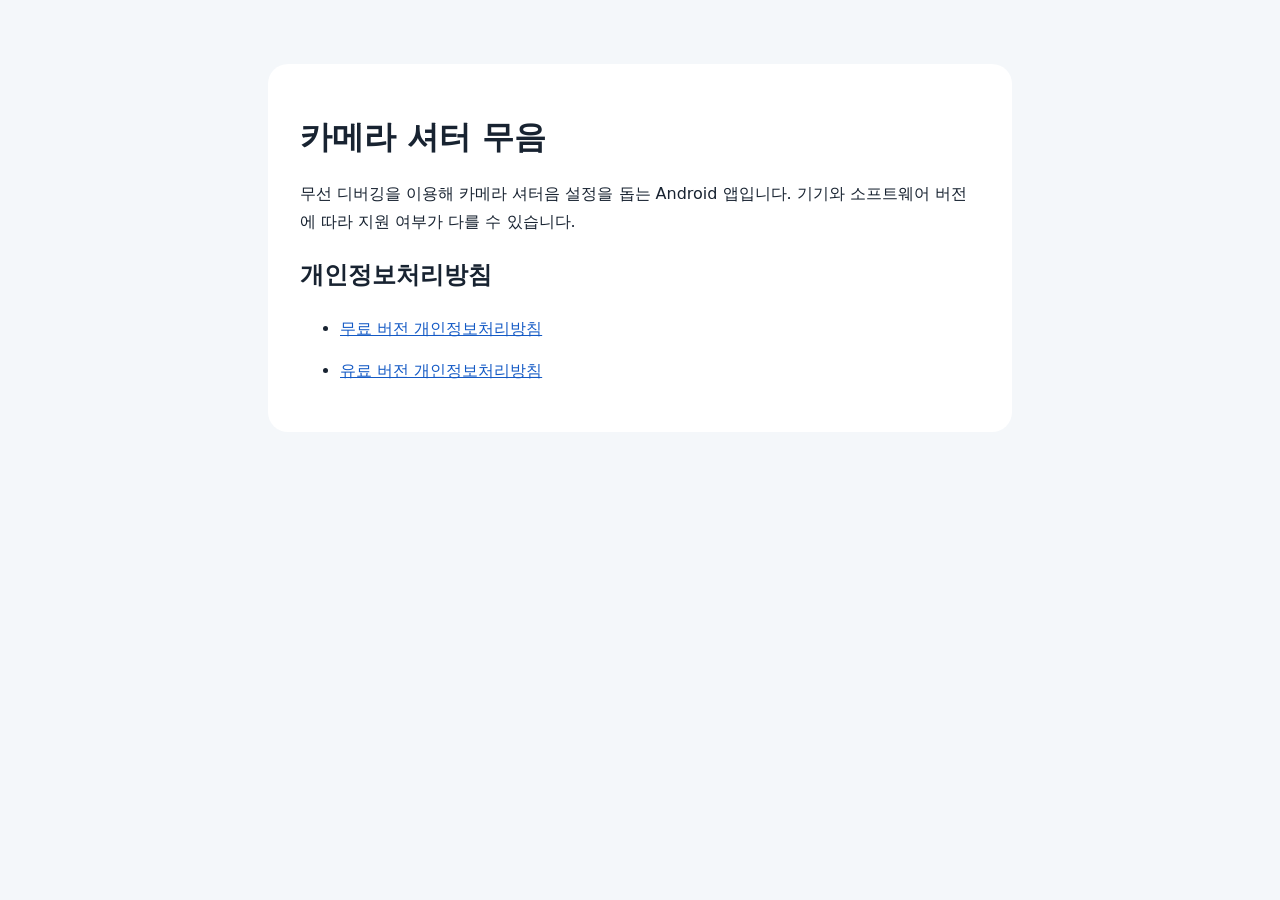
<file: docs/index.html>
<!doctype html>
<html lang="ko">
<head>
<meta charset="utf-8">
<meta name="viewport" content="width=device-width, initial-scale=1">
<title>카메라 셔터 무음 · 앱 안내</title>
<style>
body{margin:0;background:#f4f7fa;color:#182331;font-family:system-ui,sans-serif;line-height:1.7}main{max-width:680px;margin:64px auto;padding:32px;background:white;border-radius:20px}h1{line-height:1.3}a{color:#145ac5}li{margin:14px 0}@media(max-width:720px){main{margin:24px 16px;padding:24px}h1{font-size:26px}}
</style>
</head>
<body><main>
<h1>카메라 셔터 무음</h1>
<p>무선 디버깅을 이용해 카메라 셔터음 설정을 돕는 Android 앱입니다. 기기와 소프트웨어 버전에 따라 지원 여부가 다를 수 있습니다.</p>
<h2>개인정보처리방침</h2>
<ul><li><a href="legal/privacy-free.html">무료 버전 개인정보처리방침</a></li>
<li><a href="legal/privacy.html">유료 버전 개인정보처리방침</a></li></ul>
</main></body></html>
</file>
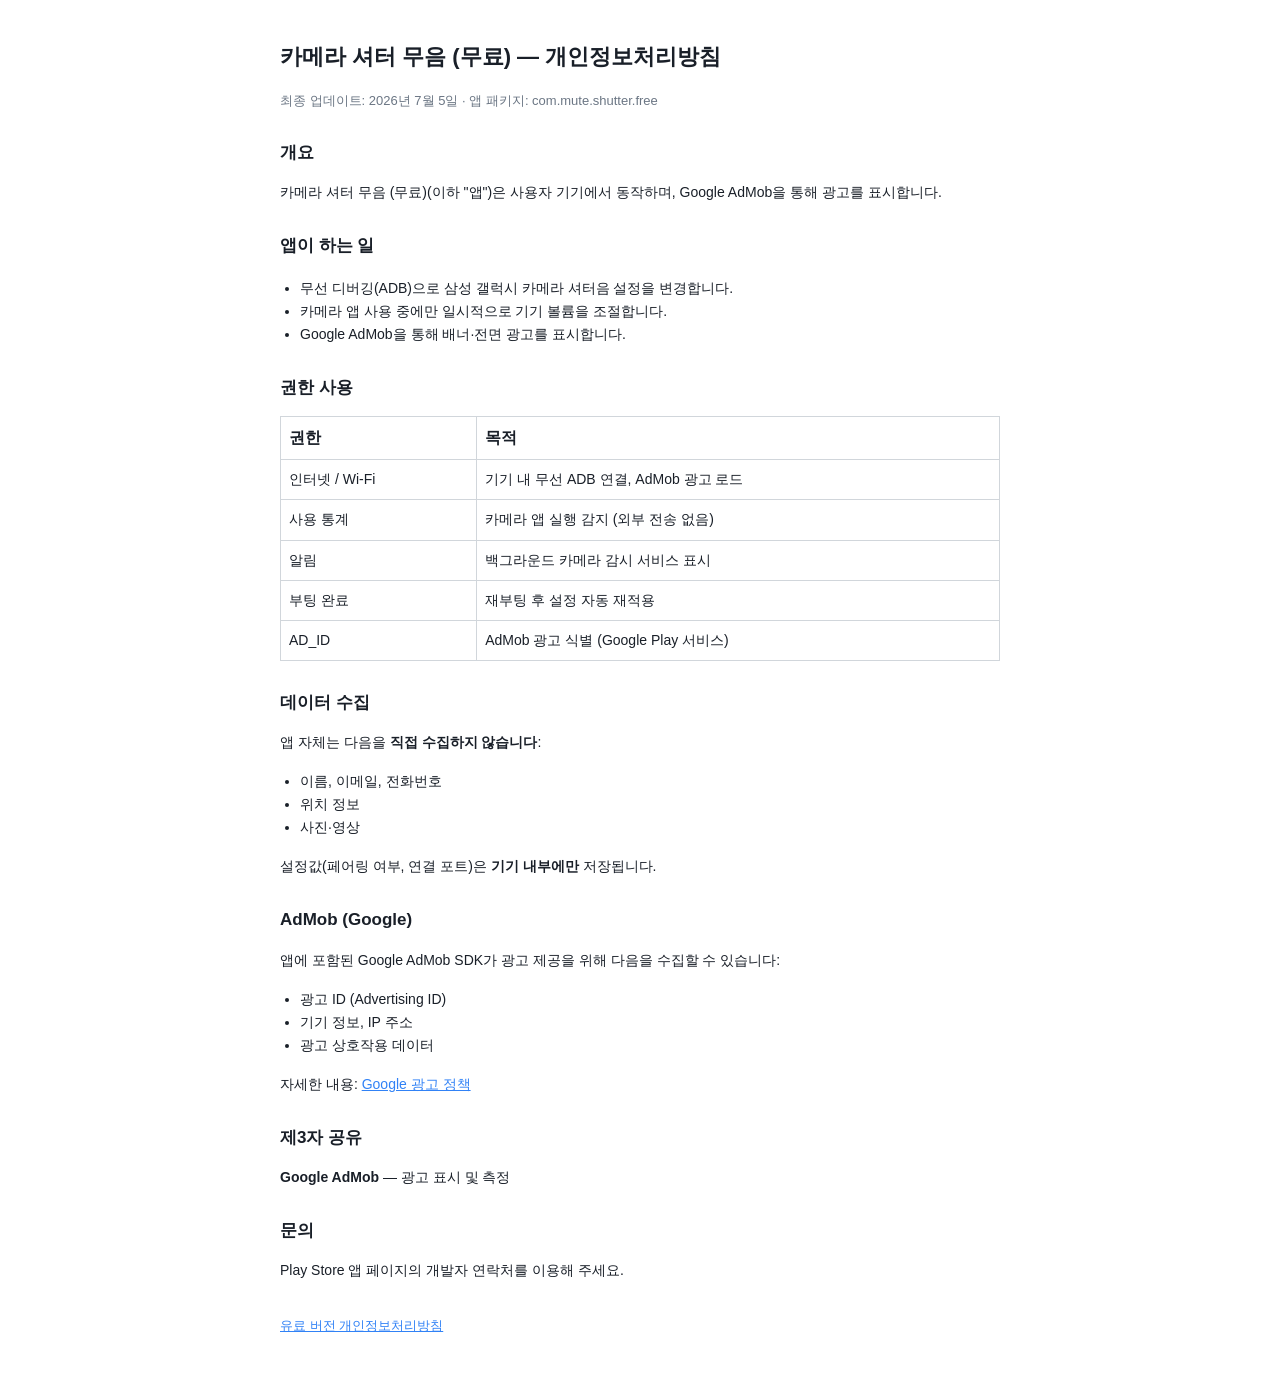
<file: docs/legal/privacy-free.html>
<!DOCTYPE html>
<html lang="ko">
<head>
  <meta charset="UTF-8" />
  <meta name="viewport" content="width=device-width, initial-scale=1" />
  <title>카메라 셔터 무음 (무료) — 개인정보처리방침</title>
  <style>
    body { font-family: "Apple SD Gothic Neo", "Malgun Gothic", sans-serif; line-height: 1.65; color: #191f28; max-width: 720px; margin: 0 auto; padding: 24px 20px 48px; }
    h1 { font-size: 22px; }
    h2 { font-size: 17px; margin-top: 28px; }
    p, li, td { font-size: 14px; }
    table { width: 100%; border-collapse: collapse; margin: 12px 0; }
    th, td { border: 1px solid #d1d6db; padding: 8px; text-align: left; }
    .meta { color: #6b7684; font-size: 13px; }
    ul { padding-left: 20px; }
    a { color: #3182f6; }
  </style>
</head>
<body>
  <h1>카메라 셔터 무음 (무료) — 개인정보처리방침</h1>
  <p class="meta">최종 업데이트: 2026년 7월 5일 · 앱 패키지: com.mute.shutter.free</p>

  <h2>개요</h2>
  <p>카메라 셔터 무음 (무료)(이하 &quot;앱&quot;)은 사용자 기기에서 동작하며, Google AdMob을 통해 광고를 표시합니다.</p>

  <h2>앱이 하는 일</h2>
  <ul>
    <li>무선 디버깅(ADB)으로 삼성 갤럭시 카메라 셔터음 설정을 변경합니다.</li>
    <li>카메라 앱 사용 중에만 일시적으로 기기 볼륨을 조절합니다.</li>
    <li>Google AdMob을 통해 배너·전면 광고를 표시합니다.</li>
  </ul>

  <h2>권한 사용</h2>
  <table>
    <tr><th>권한</th><th>목적</th></tr>
    <tr><td>인터넷 / Wi‑Fi</td><td>기기 내 무선 ADB 연결, AdMob 광고 로드</td></tr>
    <tr><td>사용 통계</td><td>카메라 앱 실행 감지 (외부 전송 없음)</td></tr>
    <tr><td>알림</td><td>백그라운드 카메라 감시 서비스 표시</td></tr>
    <tr><td>부팅 완료</td><td>재부팅 후 설정 자동 재적용</td></tr>
    <tr><td>AD_ID</td><td>AdMob 광고 식별 (Google Play 서비스)</td></tr>
  </table>

  <h2>데이터 수집</h2>
  <p>앱 자체는 다음을 <strong>직접 수집하지 않습니다</strong>:</p>
  <ul>
    <li>이름, 이메일, 전화번호</li>
    <li>위치 정보</li>
    <li>사진·영상</li>
  </ul>
  <p>설정값(페어링 여부, 연결 포트)은 <strong>기기 내부에만</strong> 저장됩니다.</p>

  <h2>AdMob (Google)</h2>
  <p>앱에 포함된 Google AdMob SDK가 광고 제공을 위해 다음을 수집할 수 있습니다:</p>
  <ul>
    <li>광고 ID (Advertising ID)</li>
    <li>기기 정보, IP 주소</li>
    <li>광고 상호작용 데이터</li>
  </ul>
  <p>자세한 내용: <a href="https://policies.google.com/technologies/ads" rel="noopener">Google 광고 정책</a></p>

  <h2>제3자 공유</h2>
  <p><strong>Google AdMob</strong> — 광고 표시 및 측정</p>

  <h2>문의</h2>
  <p>Play Store 앱 페이지의 개발자 연락처를 이용해 주세요.</p>

  <p class="meta" style="margin-top:32px"><a href="privacy.html">유료 버전 개인정보처리방침</a></p>
</body>
</html>
</file>
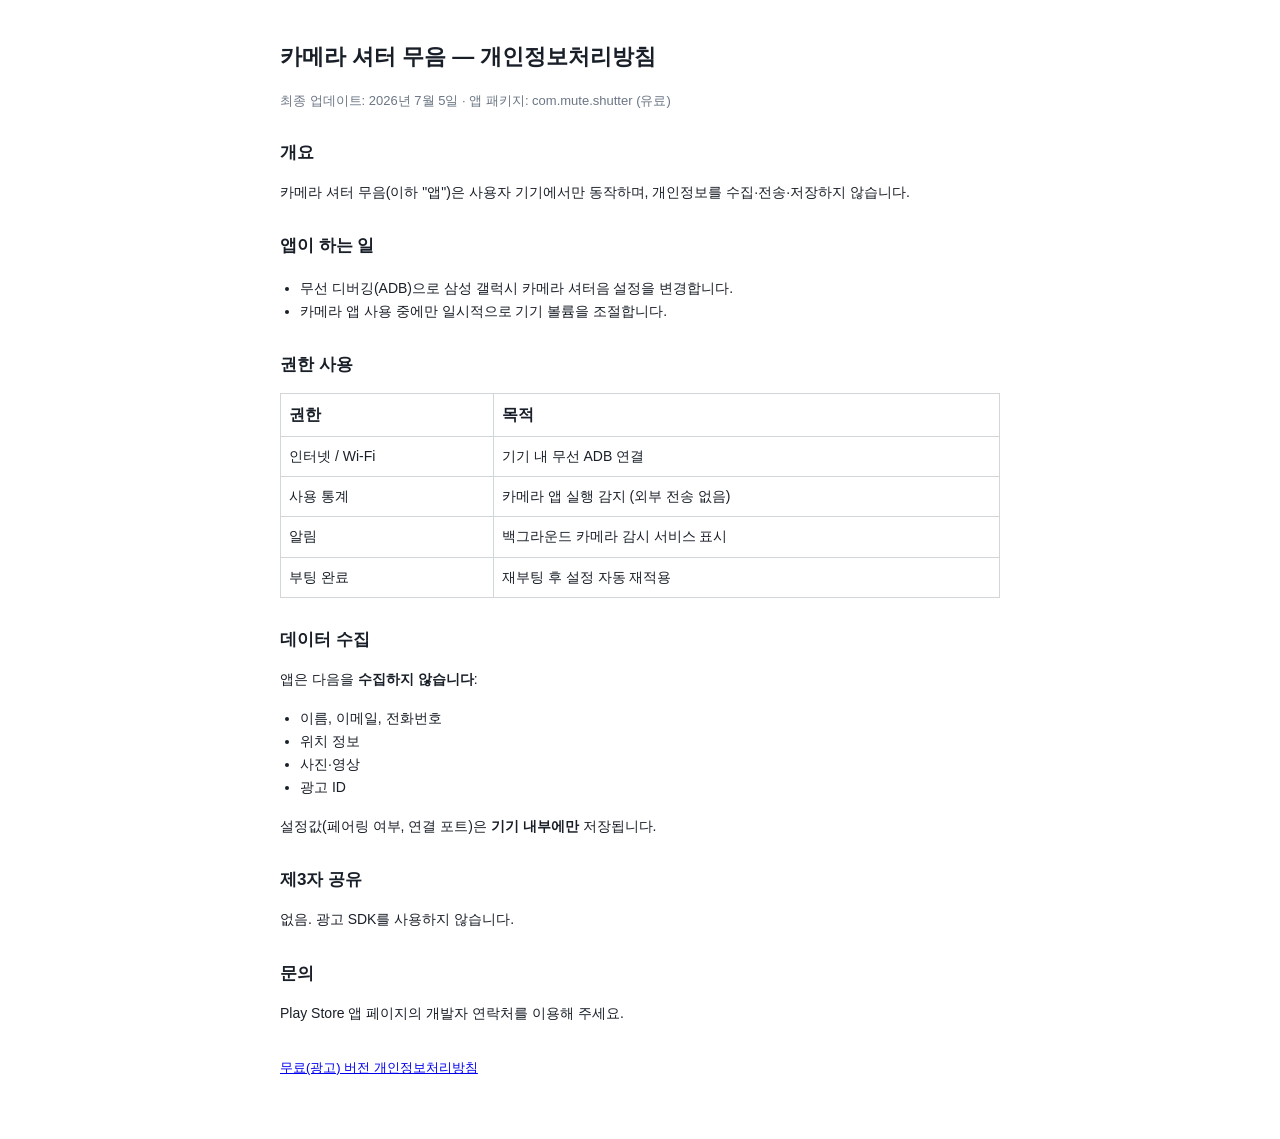
<file: docs/legal/privacy.html>
<!DOCTYPE html>
<html lang="ko">
<head>
  <meta charset="UTF-8" />
  <meta name="viewport" content="width=device-width, initial-scale=1" />
  <title>카메라 셔터 무음 — 개인정보처리방침</title>
  <style>
    body { font-family: "Apple SD Gothic Neo", "Malgun Gothic", sans-serif; line-height: 1.65; color: #191f28; max-width: 720px; margin: 0 auto; padding: 24px 20px 48px; }
    h1 { font-size: 22px; }
    h2 { font-size: 17px; margin-top: 28px; }
    p, li, td { font-size: 14px; }
    table { width: 100%; border-collapse: collapse; margin: 12px 0; }
    th, td { border: 1px solid #d1d6db; padding: 8px; text-align: left; }
    .meta { color: #6b7684; font-size: 13px; }
    ul { padding-left: 20px; }
  </style>
</head>
<body>
  <h1>카메라 셔터 무음 — 개인정보처리방침</h1>
  <p class="meta">최종 업데이트: 2026년 7월 5일 · 앱 패키지: com.mute.shutter (유료)</p>

  <h2>개요</h2>
  <p>카메라 셔터 무음(이하 &quot;앱&quot;)은 사용자 기기에서만 동작하며, 개인정보를 수집·전송·저장하지 않습니다.</p>

  <h2>앱이 하는 일</h2>
  <ul>
    <li>무선 디버깅(ADB)으로 삼성 갤럭시 카메라 셔터음 설정을 변경합니다.</li>
    <li>카메라 앱 사용 중에만 일시적으로 기기 볼륨을 조절합니다.</li>
  </ul>

  <h2>권한 사용</h2>
  <table>
    <tr><th>권한</th><th>목적</th></tr>
    <tr><td>인터넷 / Wi‑Fi</td><td>기기 내 무선 ADB 연결</td></tr>
    <tr><td>사용 통계</td><td>카메라 앱 실행 감지 (외부 전송 없음)</td></tr>
    <tr><td>알림</td><td>백그라운드 카메라 감시 서비스 표시</td></tr>
    <tr><td>부팅 완료</td><td>재부팅 후 설정 자동 재적용</td></tr>
  </table>

  <h2>데이터 수집</h2>
  <p>앱은 다음을 <strong>수집하지 않습니다</strong>:</p>
  <ul>
    <li>이름, 이메일, 전화번호</li>
    <li>위치 정보</li>
    <li>사진·영상</li>
    <li>광고 ID</li>
  </ul>
  <p>설정값(페어링 여부, 연결 포트)은 <strong>기기 내부에만</strong> 저장됩니다.</p>

  <h2>제3자 공유</h2>
  <p>없음. 광고 SDK를 사용하지 않습니다.</p>

  <h2>문의</h2>
  <p>Play Store 앱 페이지의 개발자 연락처를 이용해 주세요.</p>

  <p class="meta" style="margin-top:32px"><a href="privacy-free.html">무료(광고) 버전 개인정보처리방침</a></p>
</body>
</html>
</file>
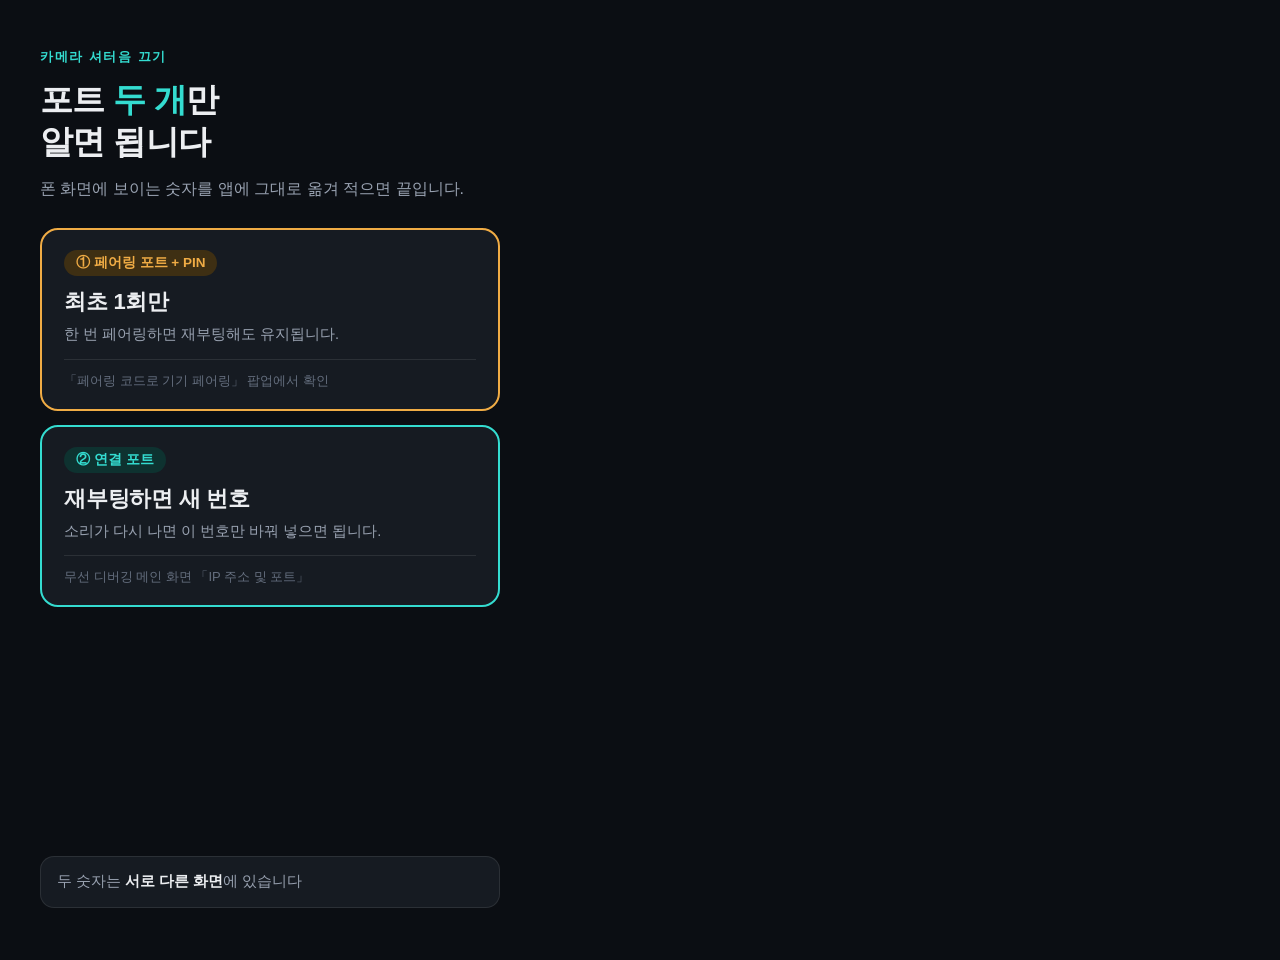
<file: store/screenshots/src/01_concept.html>
<!doctype html>
<html lang="ko">
<head>
<meta charset="utf-8">
<title>포트 두 개</title>
<link rel="stylesheet" href="shared.css">
<style>
  .cards{display:flex;flex-direction:column;gap:14px;margin-top:26px;}
  .card{
    border-radius:18px;padding:20px 22px 18px;
    background:var(--surface);
    border:2px solid var(--line);
  }
  .card.pairing{border-color:var(--pairing);}
  .card.connect{border-color:var(--connect);}
  .card .num{
    font-size:13.5px;font-weight:700;
    padding:4px 12px;border-radius:18px;
    display:inline-block;margin-bottom:11px;
  }
  .card.pairing .num{background:var(--pairing-soft);color:var(--pairing);}
  .card.connect .num{background:var(--connect-soft);color:var(--connect);}
  .card h2{font-size:22px;font-weight:700;letter-spacing:-.01em;}
  .card .when{font-size:14.5px;color:var(--ink-dim);margin-top:7px;line-height:1.5;}
  .card .where{
    font-size:13px;color:var(--ink-faint);
    margin-top:13px;padding-top:12px;
    border-top:1px solid var(--line);
    line-height:1.45;
  }
</style>
</head>
<body>
<div class="panel">
  <p class="eyebrow">카메라 셔터음 끄기</p>
  <h1>포트 <span class="accent">두 개</span>만<br>알면 됩니다</h1>
  <p class="sub">폰 화면에 보이는 숫자를 앱에 그대로 옮겨 적으면 끝입니다.</p>

  <div class="cards">
    <div class="card pairing">
      <span class="num">① 페어링 포트 + PIN</span>
      <h2>최초 1회만</h2>
      <p class="when">한 번 페어링하면 재부팅해도 유지됩니다.</p>
      <p class="where">「페어링 코드로 기기 페어링」 팝업에서 확인</p>
    </div>
    <div class="card connect">
      <span class="num">② 연결 포트</span>
      <h2>재부팅하면 새 번호</h2>
      <p class="when">소리가 다시 나면 이 번호만 바꿔 넣으면 됩니다.</p>
      <p class="where">무선 디버깅 메인 화면 「IP 주소 및 포트」</p>
    </div>
  </div>

  <div class="spacer"></div>
  <p class="foot">두 숫자는 <strong>서로 다른 화면</strong>에 있습니다</p>
</div>
</body>
</html>
</file>
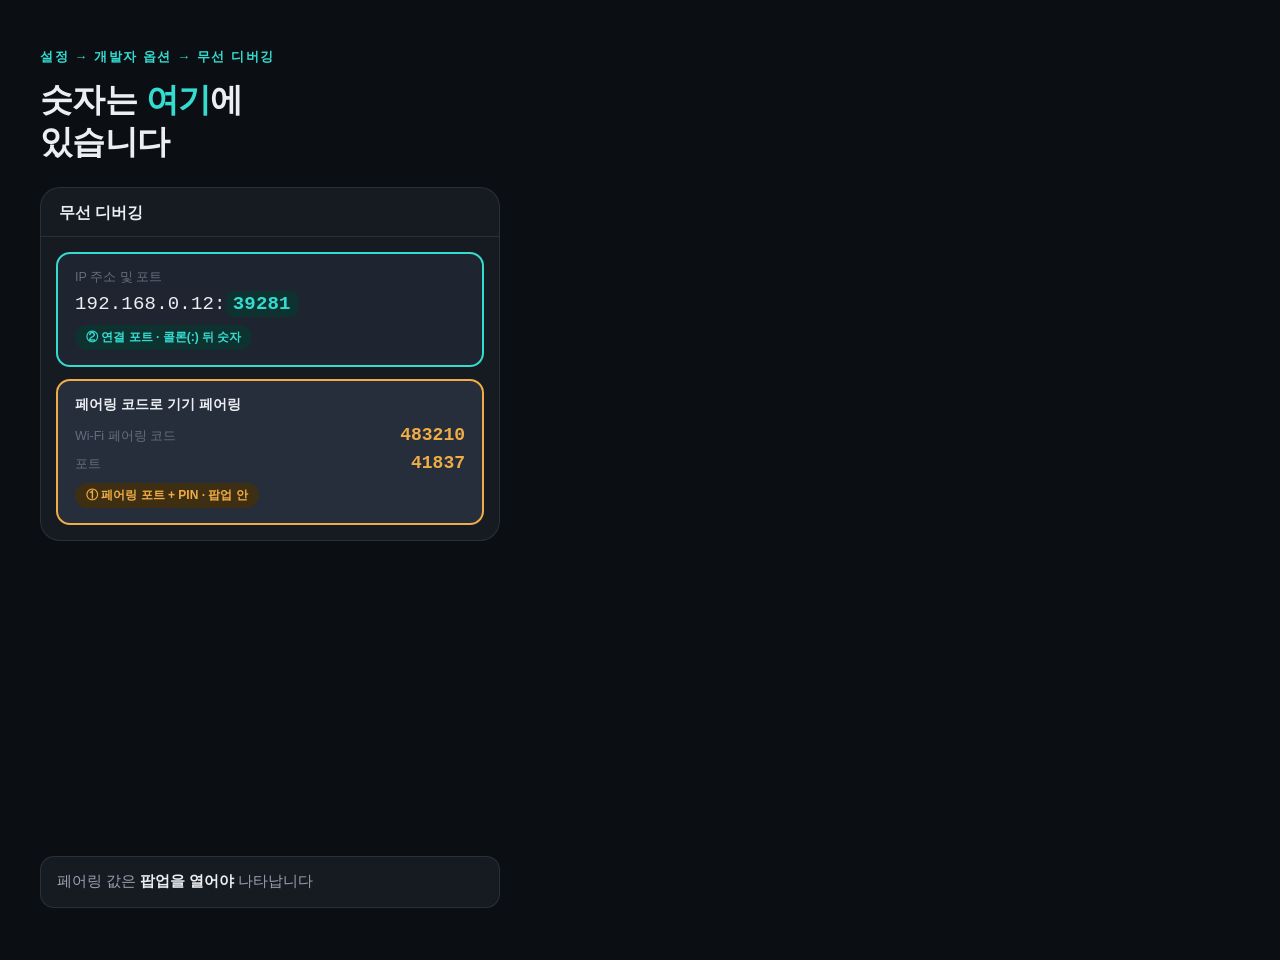
<file: store/screenshots/src/02_where.html>
<!doctype html>
<html lang="ko">
<head>
<meta charset="utf-8">
<title>숫자 위치</title>
<link rel="stylesheet" href="shared.css">
<style>
  .screen{
    margin-top:24px;
    background:var(--surface);
    border-radius:20px;
    border:1px solid var(--line);
    overflow:hidden;
  }
  .sc-title{
    font-size:15.5px;font-weight:700;
    padding:15px 18px 12px;
    border-bottom:1px solid var(--line);
  }
  .sc-body{padding:15px;display:flex;flex-direction:column;gap:12px;}

  .row{
    background:var(--surface-2);
    border-radius:14px;padding:15px 17px;
    border:2px solid transparent;
  }
  .row.hl-connect{border-color:var(--connect);background:var(--surface-2);}
  .row .lab{font-size:12.5px;color:var(--ink-faint);margin-bottom:7px;}
  .row .val{
    font-family:var(--font-mono);
    font-size:19px;font-variant-numeric:tabular-nums;
    letter-spacing:.01em;
  }
  .row .val mark{
    background:var(--connect-soft);color:var(--connect);
    padding:2px 7px;border-radius:7px;font-weight:700;
  }
  .tag{
    display:inline-block;margin-top:10px;
    font-size:12px;font-weight:700;
    padding:4px 11px;border-radius:14px;
  }
  .tag.connect{background:var(--connect-soft);color:var(--connect);}
  .tag.pairing{background:var(--pairing-soft);color:var(--pairing);}

  .popup{
    background:var(--surface-3);
    border-radius:14px;padding:15px 17px;
    border:2px solid var(--pairing);
  }
  .popup .pt{font-size:14px;font-weight:700;margin-bottom:11px;}
  .kv{display:flex;justify-content:space-between;align-items:baseline;margin-bottom:8px;}
  .kv:last-of-type{margin-bottom:0;}
  .kv .k{font-size:12.5px;color:var(--ink-faint);}
  .kv .v{
    font-family:var(--font-mono);font-size:18px;font-weight:700;
    color:var(--pairing);font-variant-numeric:tabular-nums;
  }
</style>
</head>
<body>
<div class="panel">
  <p class="eyebrow">설정 → 개발자 옵션 → 무선 디버깅</p>
  <h1>숫자는 <span class="accent">여기</span>에<br>있습니다</h1>

  <div class="screen">
    <p class="sc-title">무선 디버깅</p>
    <div class="sc-body">
      <div class="row hl-connect">
        <p class="lab">IP 주소 및 포트</p>
        <p class="val">192.168.0.12:<mark>39281</mark></p>
        <span class="tag connect">② 연결 포트 · 콜론(:) 뒤 숫자</span>
      </div>

      <div class="popup">
        <p class="pt">페어링 코드로 기기 페어링</p>
        <div class="kv"><span class="k">Wi-Fi 페어링 코드</span><span class="v">483210</span></div>
        <div class="kv"><span class="k">포트</span><span class="v">41837</span></div>
        <span class="tag pairing">① 페어링 포트 + PIN · 팝업 안</span>
      </div>
    </div>
  </div>

  <div class="spacer"></div>
  <p class="foot">페어링 값은 <strong>팝업을 열어야</strong> 나타납니다</p>
</div>
</body>
</html>
</file>
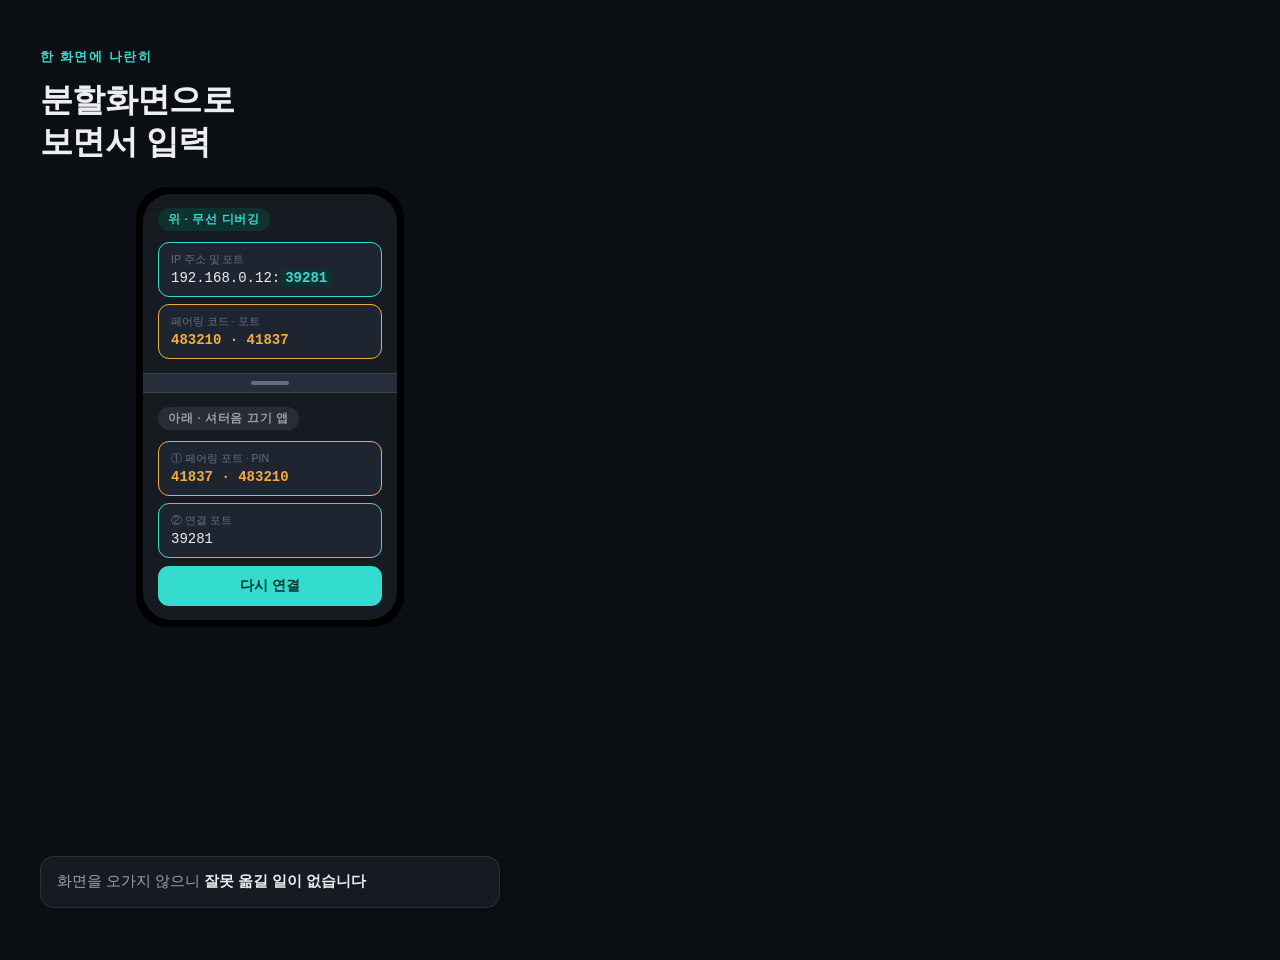
<file: store/screenshots/src/03_splitscreen.html>
<!doctype html>
<html lang="ko">
<head>
<meta charset="utf-8">
<title>분할화면</title>
<link rel="stylesheet" href="shared.css">
<style>
  .phone{
    margin:24px auto 0;
    width:268px;
    background:#000;
    border-radius:32px;
    padding:7px;
  }
  .inner{background:var(--surface);border-radius:28px;overflow:hidden;}

  .pane{padding:14px 15px;}
  .pane-tag{
    font-size:11.5px;font-weight:700;letter-spacing:.06em;
    padding:4px 10px;border-radius:14px;display:inline-block;margin-bottom:11px;
  }
  .pane-tag.top{background:var(--connect-soft);color:var(--connect);}
  .pane-tag.bot{background:rgba(255,255,255,.08);color:var(--ink-dim);}

  .mini{
    background:var(--surface-2);border-radius:11px;
    padding:10px 12px;margin-bottom:7px;
  }
  .mini:last-child{margin-bottom:0;}
  .mini .l{font-size:10.5px;color:var(--ink-faint);margin-bottom:3px;}
  .mini .v{font-family:var(--font-mono);font-size:14px;font-variant-numeric:tabular-nums;}
  .mini .v mark{background:var(--connect-soft);color:var(--connect);padding:1px 5px;border-radius:5px;font-weight:700;}
  .mini.amber{border:1.5px solid var(--pairing);}
  .mini.amber .v{color:var(--pairing);font-weight:700;}
  .mini.teal{border:1.5px solid var(--connect);}

  .divider{
    background:var(--surface-3);
    padding:7px;border-top:1px solid var(--line);border-bottom:1px solid var(--line);
  }
  .grip{width:38px;height:4px;border-radius:3px;background:var(--ink-faint);margin:0 auto;}

  .btn{
    background:var(--connect);color:var(--connect-ink);
    text-align:center;font-size:14px;font-weight:700;
    padding:11px;border-radius:11px;margin-top:8px;
  }
  .arrow{
    text-align:center;font-size:22px;color:var(--connect);
    margin:2px 0 0;line-height:1;
  }
</style>
</head>
<body>
<div class="panel">
  <p class="eyebrow">한 화면에 나란히</p>
  <h1>분할화면으로<br>보면서 입력</h1>

  <div class="phone">
    <div class="inner">
      <div class="pane">
        <span class="pane-tag top">위 · 무선 디버깅</span>
        <div class="mini teal">
          <p class="l">IP 주소 및 포트</p>
          <p class="v">192.168.0.12:<mark>39281</mark></p>
        </div>
        <div class="mini amber">
          <p class="l">페어링 코드 · 포트</p>
          <p class="v">483210 · 41837</p>
        </div>
      </div>

      <div class="divider"><div class="grip"></div></div>

      <div class="pane">
        <span class="pane-tag bot">아래 · 셔터음 끄기 앱</span>
        <div class="mini amber">
          <p class="l">① 페어링 포트 · PIN</p>
          <p class="v">41837 · 483210</p>
        </div>
        <div class="mini teal">
          <p class="l">② 연결 포트</p>
          <p class="v">39281</p>
        </div>
        <div class="btn">다시 연결</div>
      </div>
    </div>
  </div>

  <div class="spacer"></div>
  <p class="foot">화면을 오가지 않으니 <strong>잘못 옮길 일이 없습니다</strong></p>
</div>
</body>
</html>
</file>
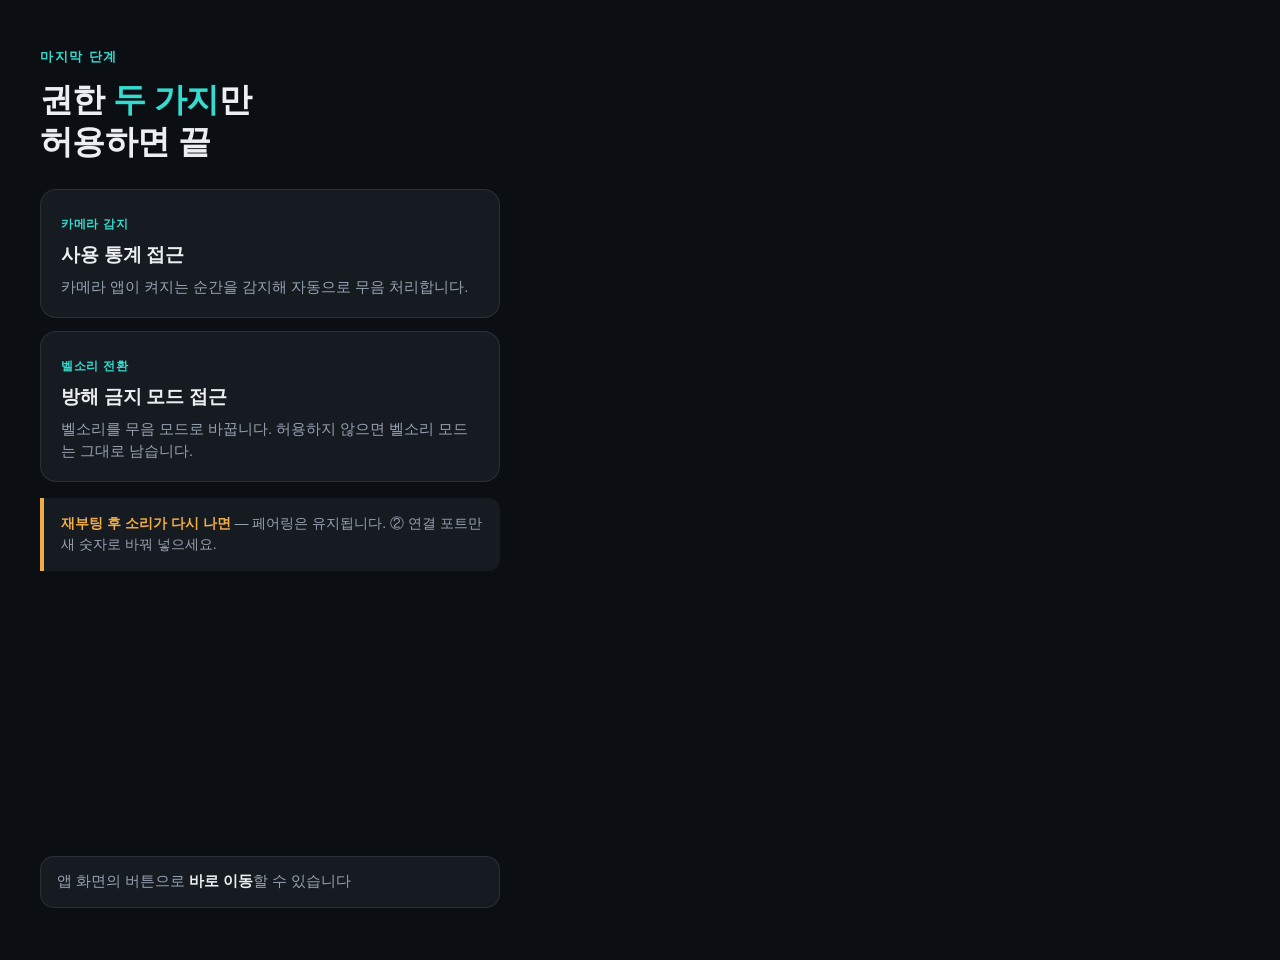
<file: store/screenshots/src/04_permissions.html>
<!doctype html>
<html lang="ko">
<head>
<meta charset="utf-8">
<title>권한 설정</title>
<link rel="stylesheet" href="shared.css">
<style>
  .perms{display:flex;flex-direction:column;gap:13px;margin-top:26px;}
  .perm{
    background:var(--surface);
    border:1px solid var(--line);
    border-radius:16px;
    padding:18px 20px;
  }
  .perm h2{font-size:19px;font-weight:700;letter-spacing:-.01em;}
  .perm .role{
    font-size:11.5px;font-weight:700;letter-spacing:.06em;
    color:var(--connect);margin-bottom:8px;
  }
  .perm p{font-size:14.5px;color:var(--ink-dim);line-height:1.55;margin-top:8px;}

  .note{
    margin-top:16px;
    background:var(--surface);
    border-left:4px solid var(--pairing);
    border-radius:0 12px 12px 0;
    padding:15px 17px;
  }
  .note p{font-size:14px;line-height:1.55;color:var(--ink-dim);}
  .note strong{color:var(--pairing);font-weight:700;}
</style>
</head>
<body>
<div class="panel">
  <p class="eyebrow">마지막 단계</p>
  <h1>권한 <span class="accent">두 가지</span>만<br>허용하면 끝</h1>

  <div class="perms">
    <div class="perm">
      <p class="role">카메라 감지</p>
      <h2>사용 통계 접근</h2>
      <p>카메라 앱이 켜지는 순간을 감지해 자동으로 무음 처리합니다.</p>
    </div>
    <div class="perm">
      <p class="role">벨소리 전환</p>
      <h2>방해 금지 모드 접근</h2>
      <p>벨소리를 무음 모드로 바꿉니다. 허용하지 않으면 벨소리 모드는 그대로 남습니다.</p>
    </div>
  </div>

  <div class="note">
    <p><strong>재부팅 후 소리가 다시 나면</strong> — 페어링은 유지됩니다. ② 연결 포트만 새 숫자로 바꿔 넣으세요.</p>
  </div>

  <div class="spacer"></div>
  <p class="foot">앱 화면의 버튼으로 <strong>바로 이동</strong>할 수 있습니다</p>
</div>
</body>
</html>
</file>
<file: store/screenshots/src/shared.css>
:root{
  --bg:#0B0E13;
  --surface:#161B22;
  --surface-2:#1E2530;
  --surface-3:#262E3B;
  --ink:#ECEEF1;
  --ink-dim:#98A1B0;
  --ink-faint:#646E7E;
  --pairing:#F0AC45;
  --pairing-soft:#3E2F13;
  --connect:#34DCD0;
  --connect-soft:#0E3230;
  --connect-ink:#04302C;
  --line:rgba(255,255,255,0.09);
  --font-ui:"Malgun Gothic","맑은 고딕",-apple-system,"Segoe UI",sans-serif;
  --font-mono:"Consolas","Cascadia Mono","D2Coding",monospace;
}
*{box-sizing:border-box;margin:0;padding:0;}
html,body{width:540px;height:960px;overflow:hidden;}
body{
  background:var(--bg);
  color:var(--ink);
  font-family:var(--font-ui);
  -webkit-font-smoothing:antialiased;
}
.panel{
  width:540px;height:960px;
  padding:48px 40px 44px;
  display:flex;flex-direction:column;
}
.eyebrow{
  font-size:13px;font-weight:700;
  letter-spacing:.12em;
  color:var(--connect);
  margin-bottom:13px;
}
h1{
  font-size:33px;font-weight:700;
  line-height:1.28;letter-spacing:-.02em;
  text-wrap:balance;
}
h1 .accent{color:var(--connect);}
h1 .amber{color:var(--pairing);}
.sub{
  font-size:16px;color:var(--ink-dim);
  line-height:1.6;margin-top:13px;
}
.spacer{flex:1;min-height:20px;}
.foot{
  flex:none;
  font-size:14.5px;color:var(--ink-dim);
  line-height:1.5;
  background:var(--surface);
  border:1px solid var(--line);
  border-radius:14px;
  padding:14px 16px;
  margin-bottom:8px;
}
.foot strong{color:var(--ink);font-weight:700;}
.pagenum{
  position:absolute;top:56px;right:44px;
  font-family:var(--font-mono);
  font-size:13px;color:var(--ink-faint);
  letter-spacing:.1em;
}
</file>
